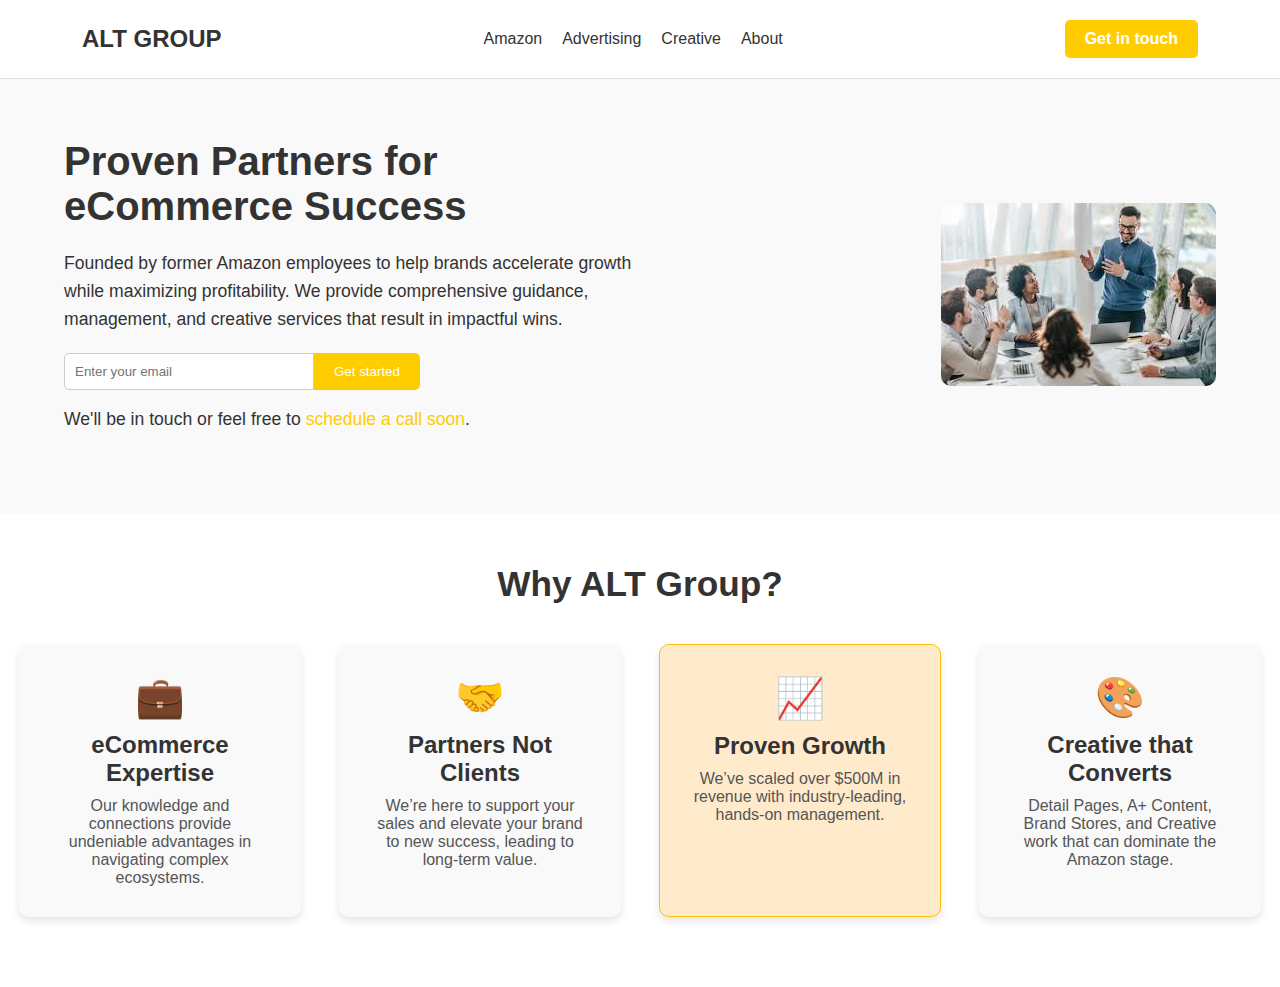
<file: week3assignment/index.html>
<!DOCTYPE html>
<html lang="en">
<head>
    <meta charset="UTF-8">
    <meta name="viewport" content="width=device-width, initial-scale=1.0">
    <title>ALT GROUP - eCommerce Success</title>
    <link rel="stylesheet" href="styles.css">
</head>
<body>
    <header>
        <div class="container">
            <div class="logo">ALT GROUP</div>
            <nav>
                <ul>
                    <li><a href="#">Amazon</a></li>
                    <li><a href="#">Advertising</a></li>
                    <li><a href="#">Creative</a></li>
                    <li><a href="#">About</a></li>
                </ul>
            </nav>
            <a href="#" class="cta-button">Get in touch</a>
        </div>
    </header>

    <section class="hero">
        <div class="container">
            <div class="hero-text">
                <h1>Proven Partners for eCommerce Success</h1>
                <p>Founded by former Amazon employees to help brands accelerate growth while maximizing profitability. We provide comprehensive guidance, management, and creative services that result in impactful wins.</p>
                <form class="email-form">
                    <input type="email" placeholder="Enter your email">
                    <button type="submit">Get started</button>
                </form>
                <p class="call-to-action">We'll be in touch or feel free to <a href="#">schedule a call soon</a>.</p>
            </div>
            <div class="hero-image">
                <img src="meeting-image.jpg" alt="Business meeting">
            </div>
        </div>
    </section>

    <section class="why-alt-group">
        <div class="cont">
            <h2>Why ALT Group?</h2>
            <div class="features-grid">
                <div class="feature">
                    <div class="icon">💼</div>
                    <h3>eCommerce Expertise</h3>
                    <p>Our knowledge and connections provide undeniable advantages in navigating complex ecosystems.</p>
                </div>
                <div class="feature">
                    <div class="icon">🤝</div>
                    <h3>Partners Not Clients</h3>
                    <p>We’re here to support your sales and elevate your brand to new success, leading to long-term value.</p>
                </div>
                <div class="feature highlighted">
                    <div class="icon">📈</div>
                    <h3>Proven Growth</h3>
                    <p>We’ve scaled over $500M in revenue with industry-leading, hands-on management.</p>
                </div>
                <div class="feature">
                    <div class="icon">🎨</div>
                    <h3>Creative that Converts</h3>
                    <p>Detail Pages, A+ Content, Brand Stores, and Creative work that can dominate the Amazon stage.</p>
                </div>
            </div>

            <!-- /*<div class="guiding-principle">
                <h3>Our guiding principle</h3>
                <p><strong>Traffic x Conversion = Sales</strong></p>
                <p>We leverage AI-based advertising tools and proven ad strategy to drive the right shoppers to detail pages and stores that are designed to convert, resulting in maximum ROI for our partners.</p>
            </div> -->
        </div>
    </section>

</body>
</html>
</file>
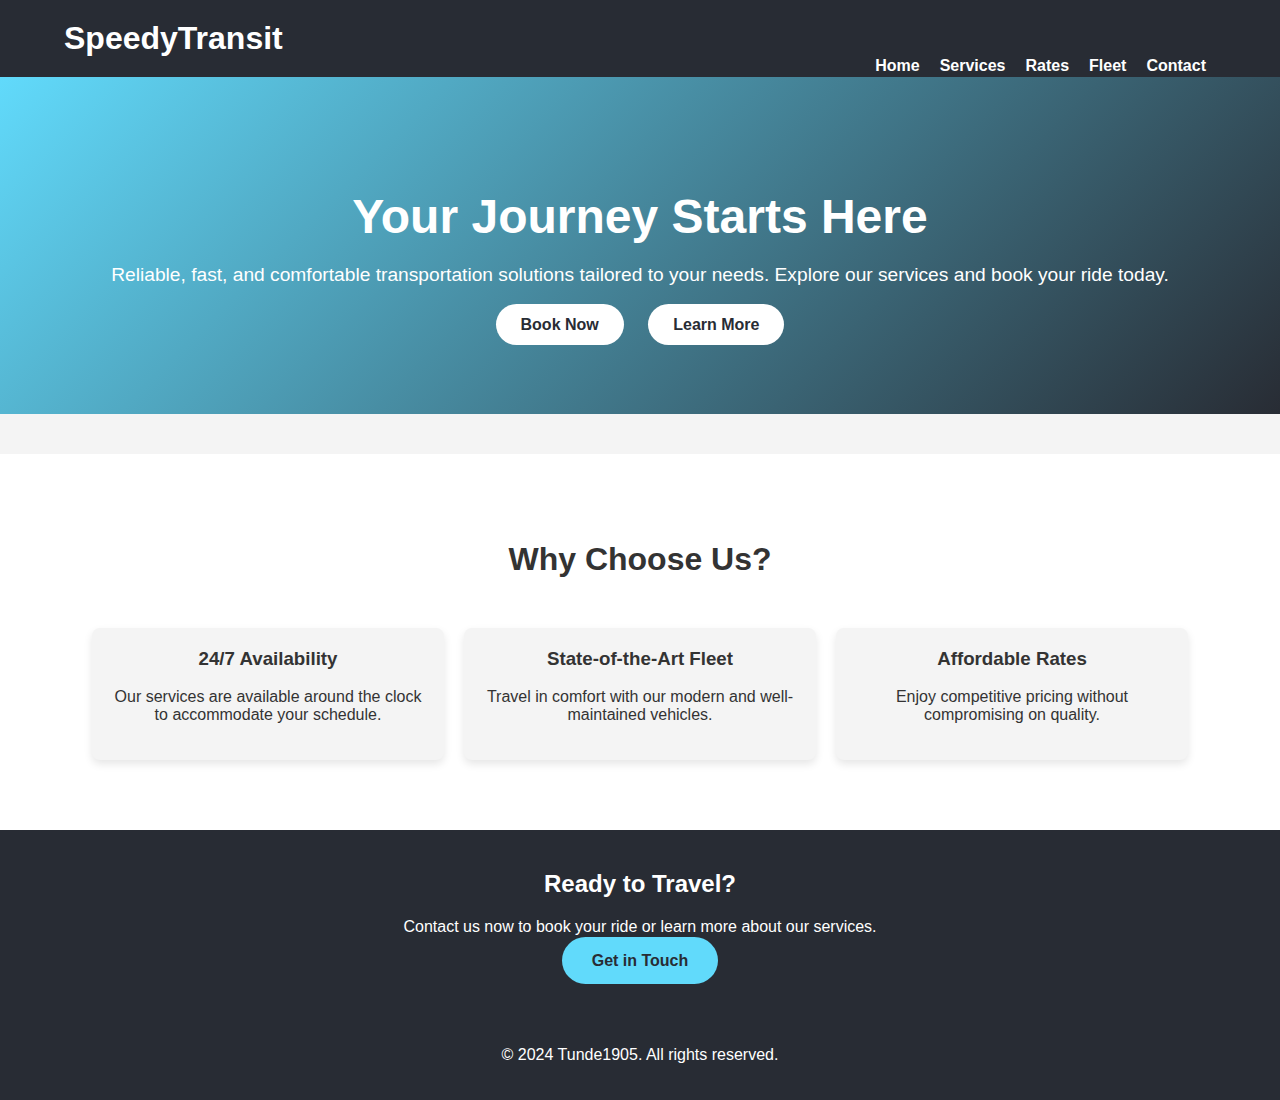
<file: LandingPage.html>
<!DOCTYPE html>
<html lang="en">
<head>
  <meta charset="UTF-8">
  <meta name="viewport" content="width=device-width, initial-scale=1.0">
  <title>SpeedyTransit - Your Premier Transportation Service</title>
  <link rel="stylesheet" href="LandingPage.css">
</head>
<body>

  <header>
    <div class="container">
      <div class="logo">SpeedyTransit</div>
      <nav>
        <ul>
          <li><a href="#">Home</a></li>
          <li><a href="#">Services</a></li>
          <li><a href="#">Rates</a></li>
          <li><a href="#">Fleet</a></li>
          <li><a href="#">Contact</a></li>
        </ul>
      </nav>
    </div>
  </header>

  <section class="hero">
    <div class="hero-content">
      <h1>Your Journey Starts Here</h1>
      <p>Reliable, fast, and comfortable transportation solutions tailored to your needs. Explore our services and book your ride today.</p>
      <div class="cta-buttons">
        <a href="#">Book Now</a>
        <a href="#">Learn More</a>
      </div>
    </div>
  </section>

  <section class="about">
    <div class="container">
      <h2>Why Choose Us?</h2>
      <div class="about-content">
        <div class="about-item">
          <h3>24/7 Availability</h3>
          <p>Our services are available around the clock to accommodate your schedule.</p>
        </div>
        <div class="about-item">
          <h3>State-of-the-Art Fleet</h3>
          <p>Travel in comfort with our modern and well-maintained vehicles.</p>
        </div>
        <div class="about-item">
          <h3>Affordable Rates</h3>
          <p>Enjoy competitive pricing without compromising on quality.</p>
        </div>
      </div>
    </div>
  </section>

  <section class="cta">
    <div class="container">
      <h2>Ready to Travel?</h2>
      <p>Contact us now to book your ride or learn more about our services.</p>
      <a href="#" class="cta-button">Get in Touch</a>
    </div>
  </section>

  <footer>
    <div class="container">
      <p>&copy; 2024 Tunde1905. All rights reserved.</p>
    </div>
  </footer>

</body>
</html>
</file>
<file: LandingPage.css>
/* General Styles */
body {
    font-family: 'Arial', sans-serif;
    margin: 0;
    padding: 0;
    background-color: #f4f4f4;
    color: #333;
  }
  
  .container {
    width: 90%;
    max-width: 1200px;
    margin: 0 auto;
    padding: 0 20px;
  }
  
  /* Header Styles */
  header {
    background-color: #282c34;
    color: white;
    padding: 20px 0;
  }
  
  header .logo {
    font-size: 2rem;
    font-weight: bold;
  }
  
  header nav {
    float: right;
  }
  
  header nav ul {
    list-style: none;
    padding: 0;
    margin: 0;
    display: flex;
  }
  
  header nav ul li {
    margin: 0 10px;
  }
  
  header nav ul li a {
    color: white;
    text-decoration: none;
    font-weight: bold;
    transition: color 0.3s;
  }
  
  header nav ul li a:hover {
    color: #61dafb;
  }
  
  /* Hero Section Styles */
  .hero {
    background: linear-gradient(135deg, #61dafb 0%, #282c34 100%);
    color: white;
    text-align: center;
    padding: 80px 20px;
    margin-bottom: 40px;
  }
  
  .hero-content h1 {
    font-size: 3rem;
    margin-bottom: 20px;
  }
  
  .hero-content p {
    font-size: 1.2rem;
    margin-bottom: 30px;
  }
  
  .cta-buttons a {
    background-color: white;
    color: #282c34;
    padding: 12px 25px;
    text-decoration: none;
    border-radius: 30px;
    margin: 10px;
    font-weight: bold;
    transition: background-color 0.3s, color 0.3s;
  }
  
  .cta-buttons a:hover {
    background-color: #e0e0e0;
    color: #61dafb;
  }
  
  /* About Section Styles */
  .about {
    background-color: #ffffff;
    padding: 60px 20px;
  }
  
  .about h2 {
    text-align: center;
    margin-bottom: 40px;
    font-size: 2rem;
  }
  
  .about-content {
    display: flex;
    justify-content: space-between;
    flex-wrap: wrap;
  }
  
  .about-item {
    background-color: #f4f4f4;
    padding: 20px;
    border-radius: 8px;
    box-shadow: 0 4px 8px rgba(0, 0, 0, 0.1);
    flex: 1;
    margin: 10px;
    text-align: center;
  }
  
  .about-item h3 {
    margin-top: 0;
  }
  
  /* CTA Section Styles */
  .cta {
    background-color: #282c34;
    color: white;
    text-align: center;
    padding: 40px 20px;
  }
  
  .cta h2 {
    margin: 0 0 20px 0;
  }
  
  .cta-button {
    background-color: #61dafb;
    color: #282c34;
    padding: 15px 30px;
    text-decoration: none;
    border-radius: 30px;
    font-weight: bold;
    transition: background-color 0.3s;
  }
  
  .cta-button:hover {
    background-color: #4fa3b8;
  }
  
  /* Footer Styles */
  footer {
    background-color: #282c34;
    color: white;
    text-align: center;
    padding: 20px 0;
  }
</file>
<file: week3assignment/styles.css>
/* General Reset */
* {
    margin: 0;
    padding: 0;
    box-sizing: border-box;
    font-family: 'Arial', sans-serif;
}

/* Body and Global Styles */
body {
    background-color: #fefefe;
    color: #333;
}

/* Header */
header {
    background-color: #ffffff;
    padding: 20px;
    border-bottom: 1px solid #e0e0e0;
}


.logo {
    font-size: 1.5rem;
    font-weight: bold;
}

nav ul {
    display: flex;
    list-style: none;
}

nav ul li {
    margin-right: 20px;
}

nav ul li a {
    text-decoration: none;
    color: #333;
    font-weight: 500;
}

.cta-button {
    padding: 10px 20px;
    background-color: #ffcc00;
    color: white;
    text-decoration: none;
    border-radius: 5px;
    font-weight: bold;
}

/* Hero Section */
.hero {
    padding: 60px 0;
    background-color: #f9f9f9;
}

.hero-text {
    max-width: 600px;
}

.hero-text h1 {
    font-size: 2.5rem;
    margin-bottom: 20px;
}

.hero-text p {
    font-size: 1.1rem;
    margin-bottom: 20px;
    line-height: 1.6;
}

.email-form {
    display: flex;
    margin-bottom: 15px;
}

.email-form input {
    padding: 10px;
    border: 1px solid #ccc;
    border-radius: 5px 0 0 5px;
    width: 250px;
}

.email-form button {
    padding: 10px 20px;
    background-color: #ffcc00;
    border: none;
    color: white;
    border-radius: 0 5px 5px 0;
    cursor: pointer;
}

.call-to-action {
    font-size: 0.9rem;
}

.call-to-action a {
    color: #ffcc00;
    text-decoration: none;
}

.hero-image img {
    width: 100%;
    max-width: 500px;
    border-radius: 10px;
}

.container {
    display: flex;
    justify-content: space-between;
    align-items: center;
    max-width: 1200px;
    margin: 0 auto;
    width: 90%;
}
.cont {
    display: block;
    width: 100%;
    margin-top: auto;
}

/* Why ALT Group Section */
.why-alt-group {
    background-color: #fff;
    padding: 50px 0;
    text-align: center;
    /* margin-top: ; */
}

.why-alt-group h2 {
    font-size: 2.2rem;
    margin-bottom: 40px;
}

.features-grid {
    display: flex;
    justify-content: space-around;
    flex-wrap: wrap;
}

.feature {
    background-color: #f9f9f9;
    border-radius: 10px;
    padding: 30px;
    width: 22%;
    max-width: 300px;
    box-shadow: 0 4px 8px rgba(0, 0, 0, 0.1);
    margin-bottom: 20px;
    transition: transform 0.3s ease;
}

.feature:hover {
    transform: translateY(-10px);
}

.icon {
    font-size: 40px;
    margin-bottom: 10px;
}

.feature h3 {
    font-size: 1.5rem;
    margin-bottom: 10px;
}

.feature p {
    font-size: 1rem;
    color: #555;
}

.highlighted {
    background-color: #ffebcc;
    border: 1px solid #ffc107;
}

/* Guiding Principle */
.guiding-principle {
    margin-top: 50px;
    padding: 30px;
    background-color: #f5f5f5;
    border-radius: 10px;
    text-align: center;
    width: 100%;
}

/.guiding-principle h3 {
    font-size: 1.8rem;
    margin-bottom: 20px;
}

.guiding-principle p {
    font-size: 1.1rem;
}

.guiding-principle strong {
    font-size: 1.5rem;
    color: #ff7a00;
}

/* Media Queries for Responsiveness */
@media (max-width: 900px) {
    .features-grid {
        flex-direction: column;
        align-items: center;
    }

    .feature {
        width: 80%;
        margin-bottom: 30px;
    }

    .email-form input {
        width: 200px;
    }

    .hero-text h1 {
        font-size: 2rem;
    }

    .hero-text p {
        font-size: 1rem;
    }

    .hero {
        padding: 40px 0;
    }

    .hero-image img {
        max-width: 100%;
    }
}

@media (max-width: 600px) {
    .hero-text h1 {
        font-size: 1.8rem;
    }

    .hero-text p {
        font-size: 0.9rem;
    }

    .email-form input {
        width: 150px;
    }

    .feature {
        width: 100%;
        padding: 15px;
    }

    .guiding-principle {
        margin-top: 20px;
        width: 100%;
    }
}
</file>
